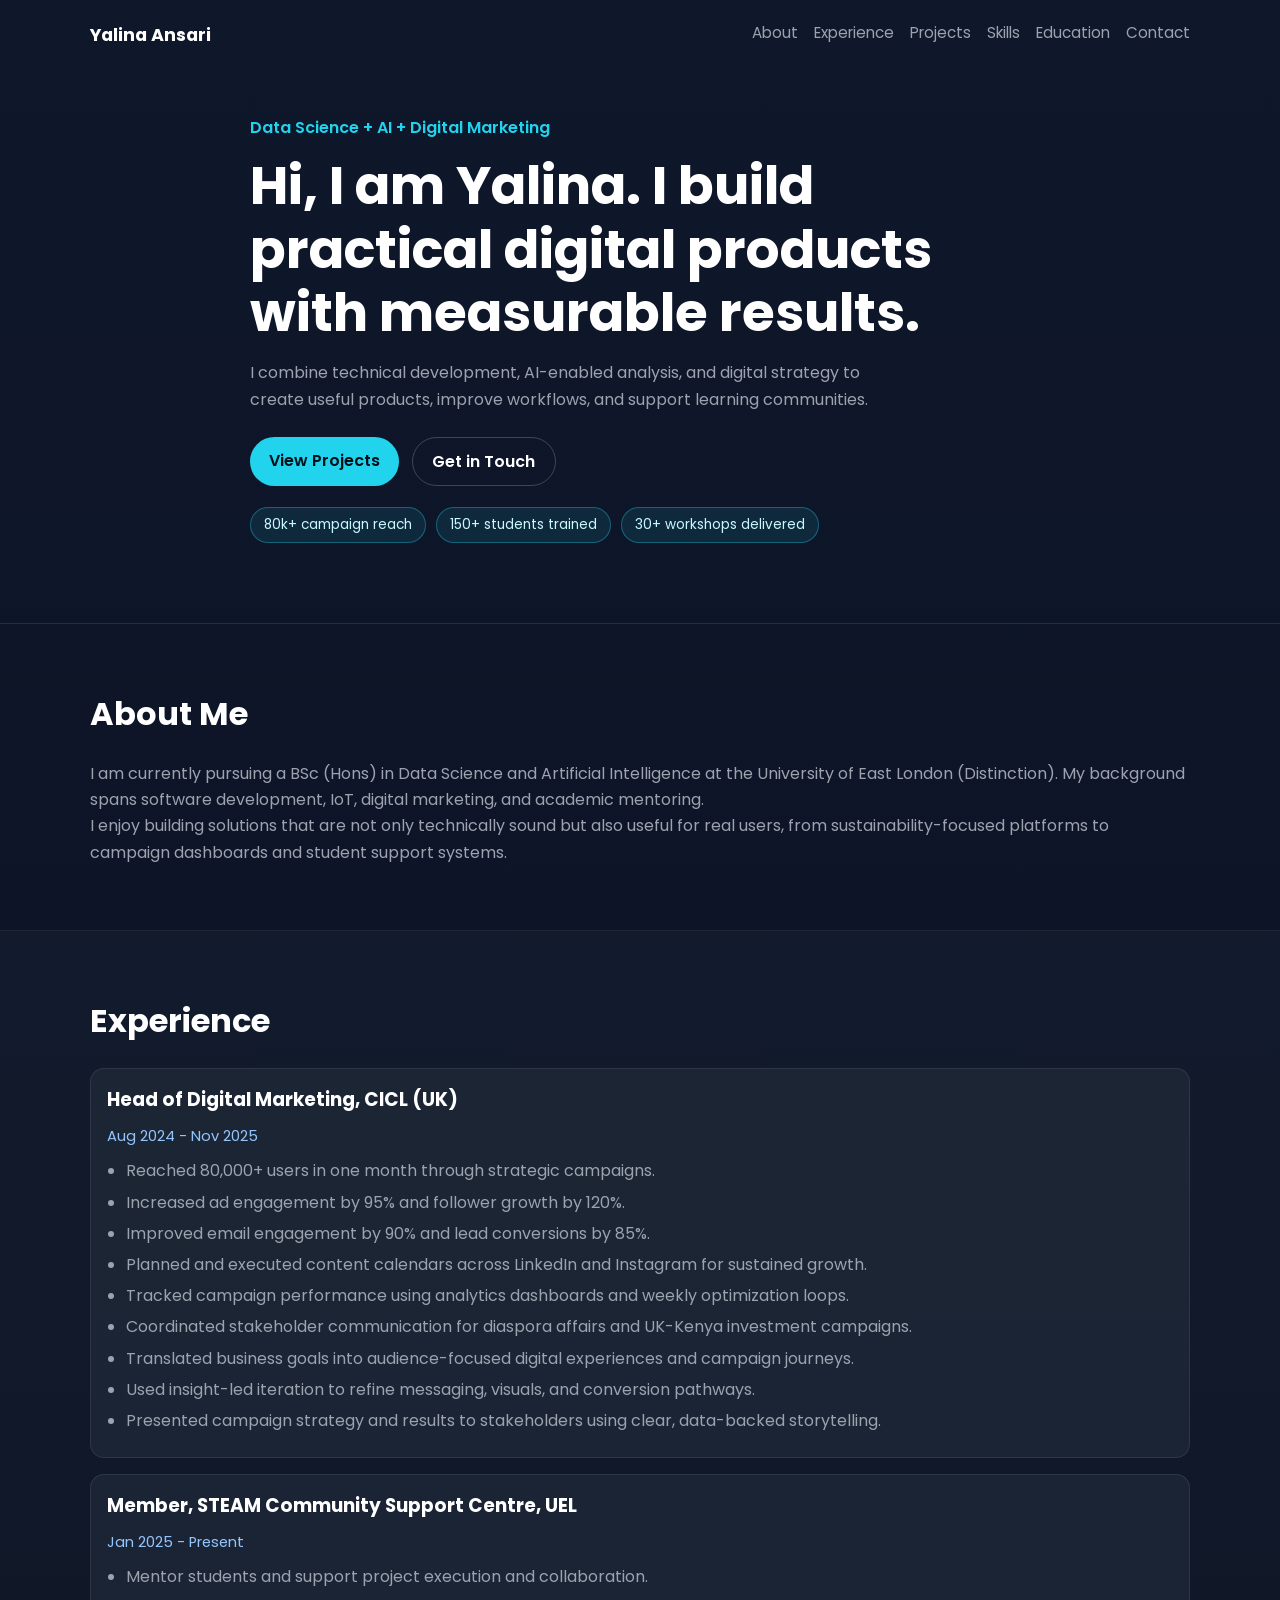
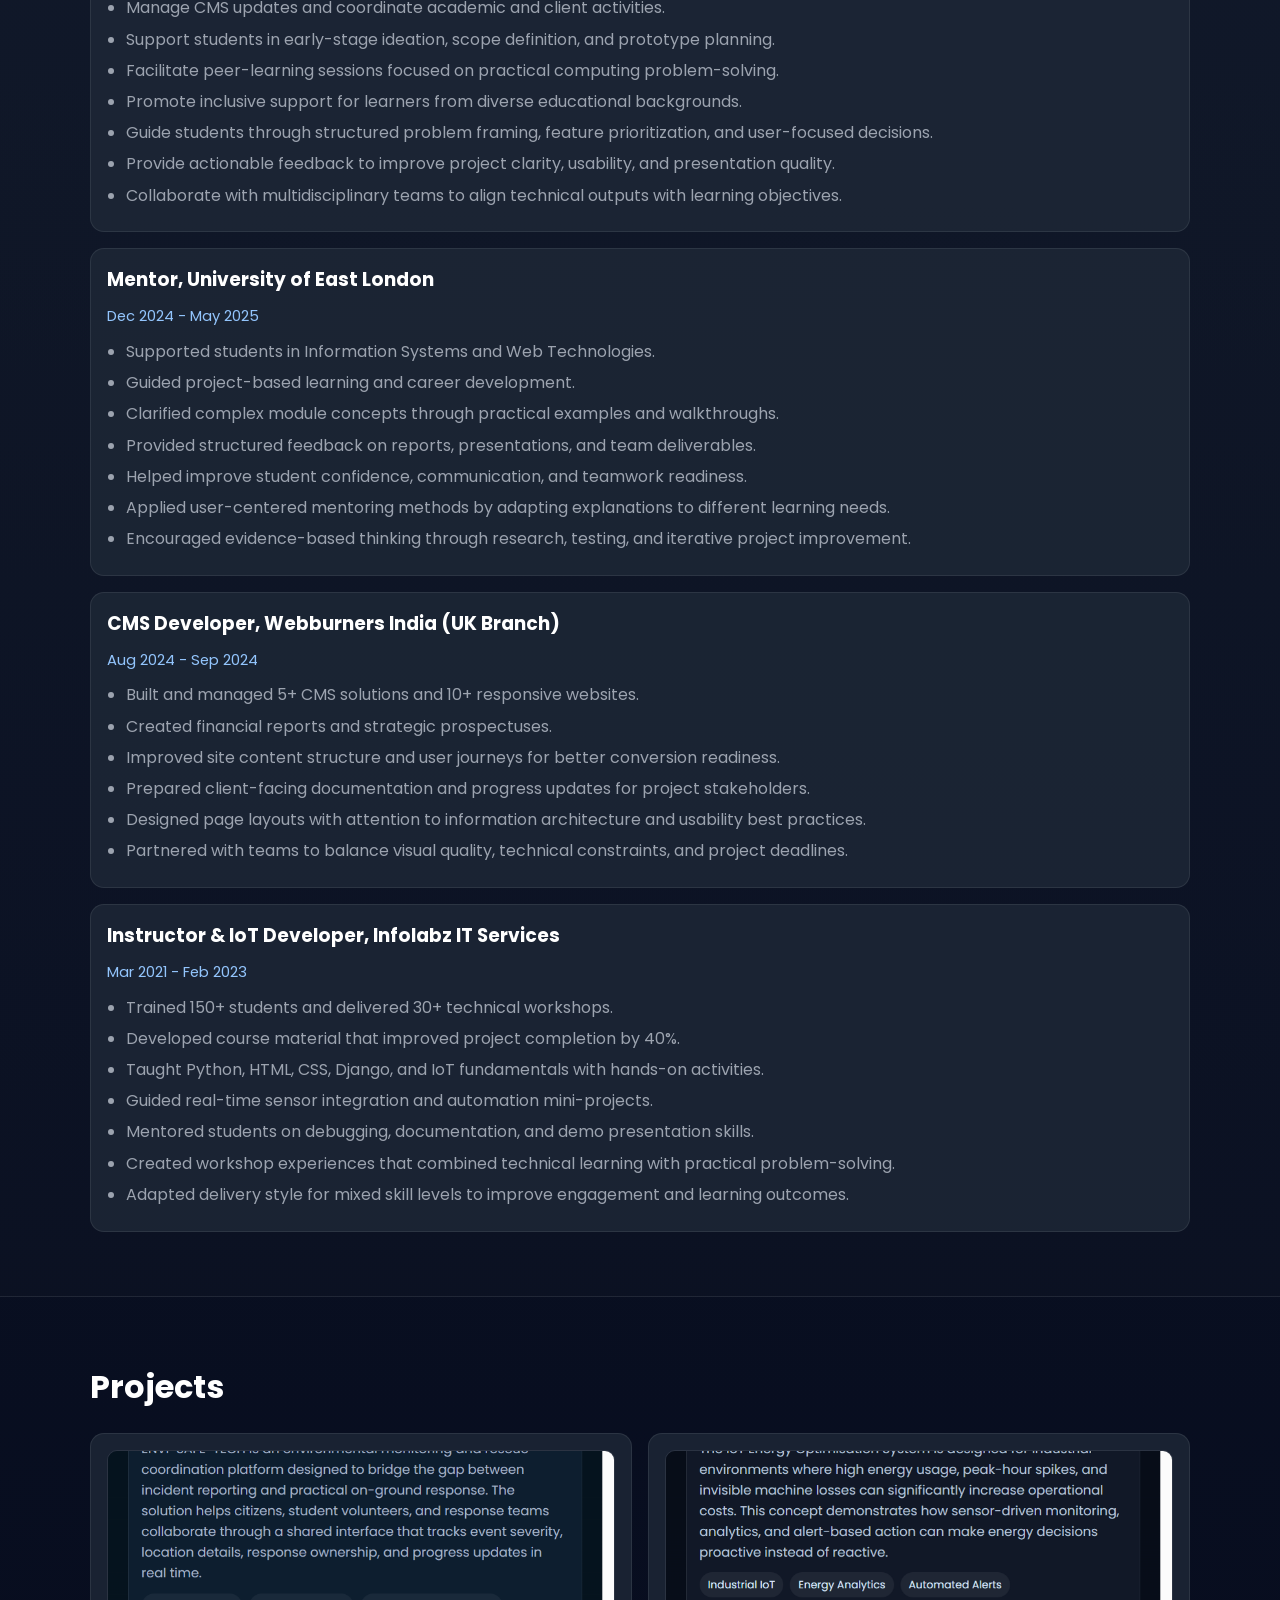
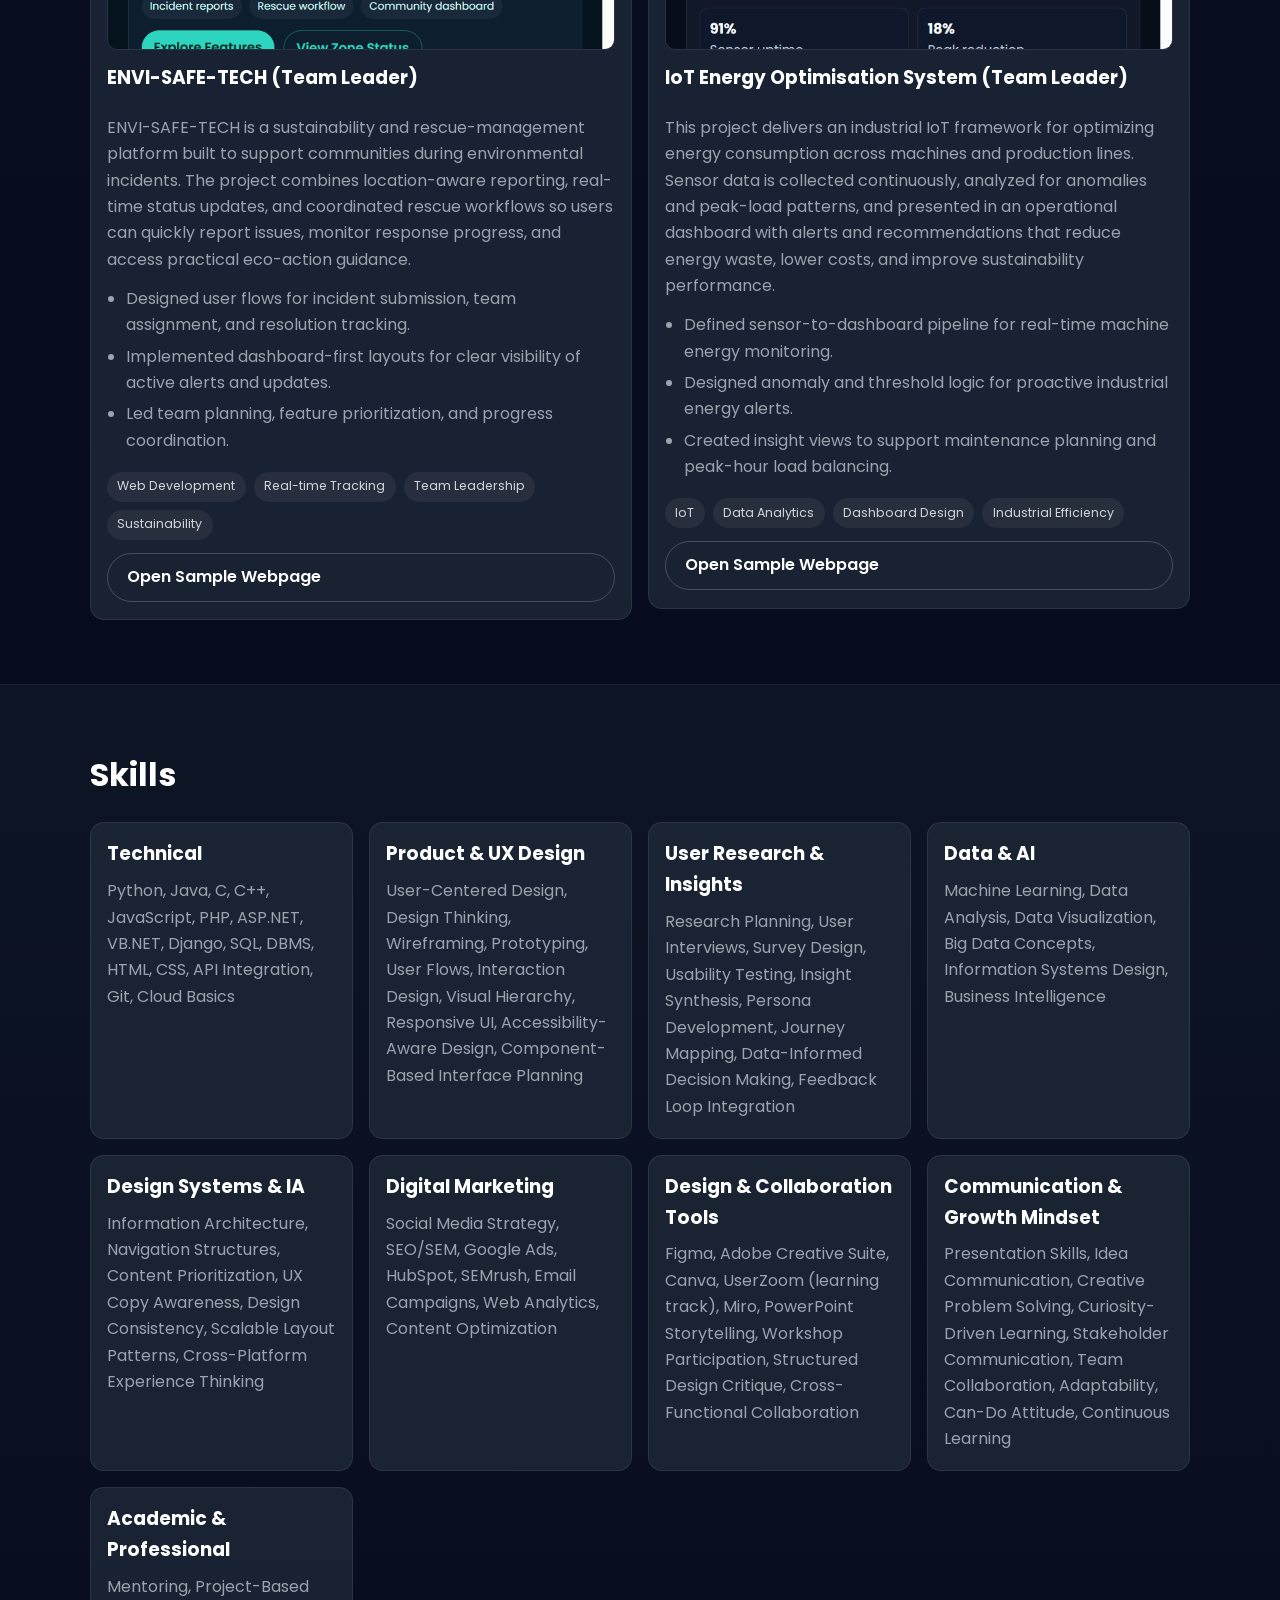
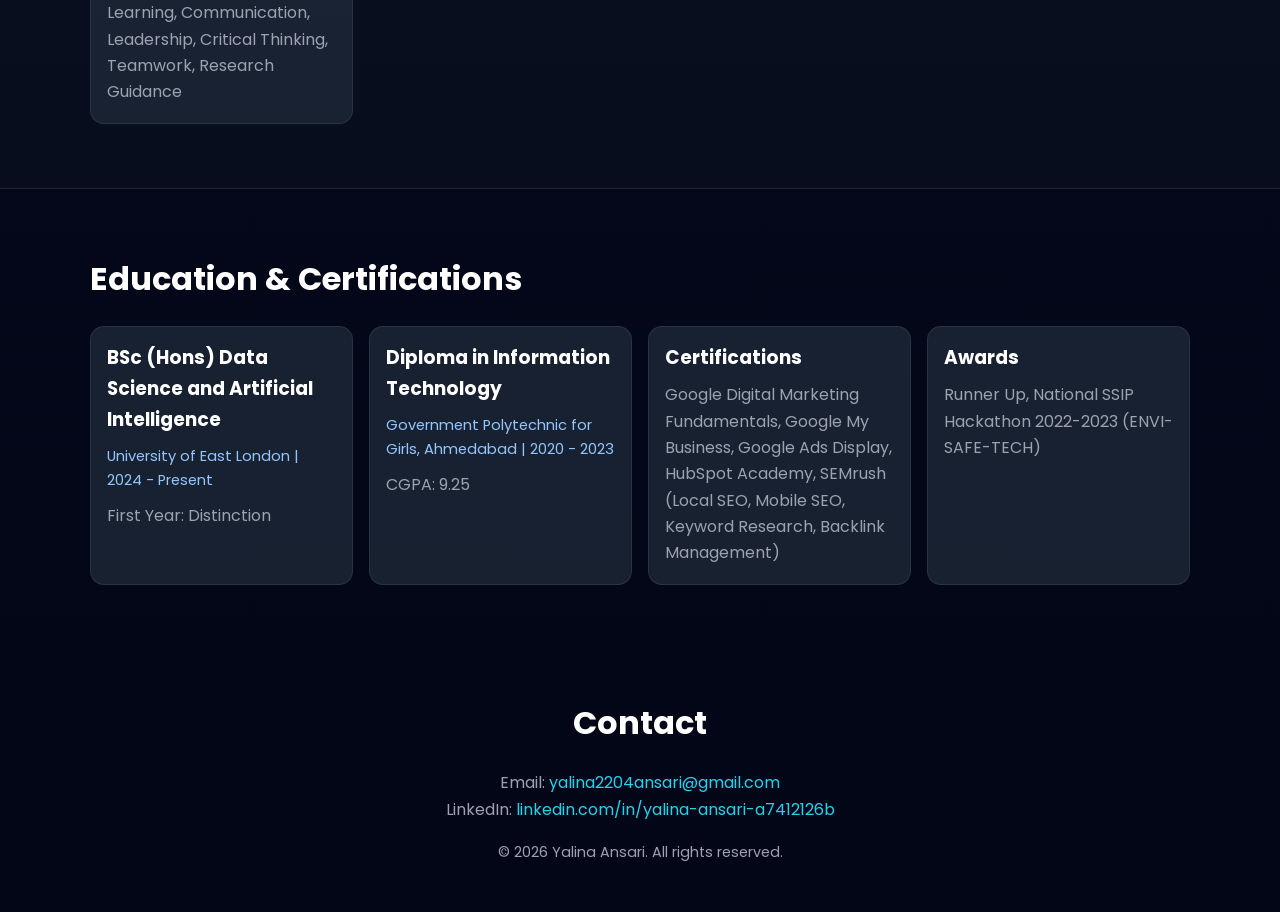
<file: index.html>
<!DOCTYPE html>
<html lang="en">
<head>
  <meta charset="UTF-8" />
  <meta name="viewport" content="width=device-width, initial-scale=1.0" />
  <title>Yalina Ansari | Portfolio</title>
  <meta
    name="description"
    content="Portfolio of Yalina Ansari - Data Science, AI, Digital Marketing, and Web Development."
  />
  <link rel="preconnect" href="https://fonts.googleapis.com" />
  <link rel="preconnect" href="https://fonts.gstatic.com" crossorigin />
  <link
    href="https://fonts.googleapis.com/css2?family=Poppins:wght@300;400;500;600;700&display=swap"
    rel="stylesheet"
  />
  <link rel="stylesheet" href="styles.css" />
</head>
<body>
  <header class="hero">
    <nav class="nav container">
      <div class="brand">Yalina Ansari</div>
      <ul class="nav-links">
        <li><a href="#about">About</a></li>
        <li><a href="#experience">Experience</a></li>
        <li><a href="#projects">Projects</a></li>
        <li><a href="#skills">Skills</a></li>
        <li><a href="#education">Education</a></li>
        <li><a href="#contact">Contact</a></li>
      </ul>
    </nav>

    <div class="hero-content container">
      <p class="eyebrow">Data Science + AI + Digital Marketing</p>
      <h1>Hi, I am Yalina. I build practical digital products with measurable results.</h1>
      <p class="intro">
        I combine technical development, AI-enabled analysis, and digital strategy
        to create useful products, improve workflows, and support learning communities.
      </p>
      <div class="hero-actions">
        <a class="btn btn-primary" href="#projects">View Projects</a>
        <a class="btn btn-outline" href="#contact">Get in Touch</a>
      </div>
      <div class="impact-strip">
        <span>80k+ campaign reach</span>
        <span>150+ students trained</span>
        <span>30+ workshops delivered</span>
      </div>
    </div>
  </header>

  <main>
    <section id="about" class="section container">
      <h2>About Me</h2>
      <p>
        I am currently pursuing a BSc (Hons) in Data Science and Artificial
        Intelligence at the University of East London (Distinction). My background
        spans software development, IoT, digital marketing, and academic mentoring.
      </p>
      <p>
        I enjoy building solutions that are not only technically sound but also
        useful for real users, from sustainability-focused platforms to campaign
        dashboards and student support systems.
      </p>
    </section>

    <section id="experience" class="section section-alt">
      <div class="container">
        <h2>Experience</h2>
        <div class="timeline">
          <article class="card">
            <h3>Head of Digital Marketing, CICL (UK)</h3>
            <p class="meta">Aug 2024 - Nov 2025</p>
            <ul>
              <li>Reached 80,000+ users in one month through strategic campaigns.</li>
              <li>Increased ad engagement by 95% and follower growth by 120%.</li>
              <li>Improved email engagement by 90% and lead conversions by 85%.</li>
              <li>Planned and executed content calendars across LinkedIn and Instagram for sustained growth.</li>
              <li>Tracked campaign performance using analytics dashboards and weekly optimization loops.</li>
              <li>Coordinated stakeholder communication for diaspora affairs and UK-Kenya investment campaigns.</li>
              <li>Translated business goals into audience-focused digital experiences and campaign journeys.</li>
              <li>Used insight-led iteration to refine messaging, visuals, and conversion pathways.</li>
              <li>Presented campaign strategy and results to stakeholders using clear, data-backed storytelling.</li>
            </ul>
          </article>

          <article class="card">
            <h3>Member, STEAM Community Support Centre, UEL</h3>
            <p class="meta">Jan 2025 - Present</p>
            <ul>
              <li>Mentor students and support project execution and collaboration.</li>
              <li>Manage CMS updates and coordinate academic and client activities.</li>
              <li>Support students in early-stage ideation, scope definition, and prototype planning.</li>
              <li>Facilitate peer-learning sessions focused on practical computing problem-solving.</li>
              <li>Promote inclusive support for learners from diverse educational backgrounds.</li>
              <li>Guide students through structured problem framing, feature prioritization, and user-focused decisions.</li>
              <li>Provide actionable feedback to improve project clarity, usability, and presentation quality.</li>
              <li>Collaborate with multidisciplinary teams to align technical outputs with learning objectives.</li>
            </ul>
          </article>

          <article class="card">
            <h3>Mentor, University of East London</h3>
            <p class="meta">Dec 2024 - May 2025</p>
            <ul>
              <li>Supported students in Information Systems and Web Technologies.</li>
              <li>Guided project-based learning and career development.</li>
              <li>Clarified complex module concepts through practical examples and walkthroughs.</li>
              <li>Provided structured feedback on reports, presentations, and team deliverables.</li>
              <li>Helped improve student confidence, communication, and teamwork readiness.</li>
              <li>Applied user-centered mentoring methods by adapting explanations to different learning needs.</li>
              <li>Encouraged evidence-based thinking through research, testing, and iterative project improvement.</li>
            </ul>
          </article>

          <article class="card">
            <h3>CMS Developer, Webburners India (UK Branch)</h3>
            <p class="meta">Aug 2024 - Sep 2024</p>
            <ul>
              <li>Built and managed 5+ CMS solutions and 10+ responsive websites.</li>
              <li>Created financial reports and strategic prospectuses.</li>
              <li>Improved site content structure and user journeys for better conversion readiness.</li>
              <li>Prepared client-facing documentation and progress updates for project stakeholders.</li>
              <li>Designed page layouts with attention to information architecture and usability best practices.</li>
              <li>Partnered with teams to balance visual quality, technical constraints, and project deadlines.</li>
            </ul>
          </article>

          <article class="card">
            <h3>Instructor &amp; IoT Developer, Infolabz IT Services</h3>
            <p class="meta">Mar 2021 - Feb 2023</p>
            <ul>
              <li>Trained 150+ students and delivered 30+ technical workshops.</li>
              <li>Developed course material that improved project completion by 40%.</li>
              <li>Taught Python, HTML, CSS, Django, and IoT fundamentals with hands-on activities.</li>
              <li>Guided real-time sensor integration and automation mini-projects.</li>
              <li>Mentored students on debugging, documentation, and demo presentation skills.</li>
              <li>Created workshop experiences that combined technical learning with practical problem-solving.</li>
              <li>Adapted delivery style for mixed skill levels to improve engagement and learning outcomes.</li>
            </ul>
          </article>
        </div>
      </div>
    </section>

    <section id="projects" class="section container">
      <h2>Projects</h2>
      <div class="grid project-grid">
        <article class="card project-card">
          <img
            class="project-image"
            src="envi-safe-tech-genuine.png"
            alt="Preview of ENVI-SAFE-TECH project webpage"
          />
          <h3>ENVI-SAFE-TECH (Team Leader)</h3>
          <p>
            ENVI-SAFE-TECH is a sustainability and rescue-management platform built
            to support communities during environmental incidents. The project combines
            location-aware reporting, real-time status updates, and coordinated rescue
            workflows so users can quickly report issues, monitor response progress,
            and access practical eco-action guidance.
          </p>
          <ul>
            <li>Designed user flows for incident submission, team assignment, and resolution tracking.</li>
            <li>Implemented dashboard-first layouts for clear visibility of active alerts and updates.</li>
            <li>Led team planning, feature prioritization, and progress coordination.</li>
          </ul>
          <div class="project-tags">
            <span>Web Development</span>
            <span>Real-time Tracking</span>
            <span>Team Leadership</span>
            <span>Sustainability</span>
          </div>
          <a class="btn btn-outline" href="envi-safe-tech.html">Open Sample Webpage</a>
        </article>
        <article class="card project-card">
          <img
            class="project-image"
            src="iot-energy-genuine.png"
            alt="Preview of IoT Energy Optimisation System webpage"
          />
          <h3>IoT Energy Optimisation System (Team Leader)</h3>
          <p>
            This project delivers an industrial IoT framework for optimizing energy
            consumption across machines and production lines. Sensor data is collected
            continuously, analyzed for anomalies and peak-load patterns, and presented
            in an operational dashboard with alerts and recommendations that reduce
            energy waste, lower costs, and improve sustainability performance.
          </p>
          <ul>
            <li>Defined sensor-to-dashboard pipeline for real-time machine energy monitoring.</li>
            <li>Designed anomaly and threshold logic for proactive industrial energy alerts.</li>
            <li>Created insight views to support maintenance planning and peak-hour load balancing.</li>
          </ul>
          <div class="project-tags">
            <span>IoT</span>
            <span>Data Analytics</span>
            <span>Dashboard Design</span>
            <span>Industrial Efficiency</span>
          </div>
          <a class="btn btn-outline" href="iot-energy-optimisation.html">Open Sample Webpage</a>
        </article>
      </div>
    </section>

    <section id="skills" class="section section-alt">
      <div class="container">
        <h2>Skills</h2>
        <div class="skills-grid">
          <article class="card">
            <h3>Technical</h3>
            <p>
              Python, Java, C, C++, JavaScript, PHP, ASP.NET, VB.NET, Django,
              SQL, DBMS, HTML, CSS, API Integration, Git, Cloud Basics
            </p>
          </article>
          <article class="card">
            <h3>Product &amp; UX Design</h3>
            <p>
              User-Centered Design, Design Thinking, Wireframing, Prototyping,
              User Flows, Interaction Design, Visual Hierarchy, Responsive UI,
              Accessibility-Aware Design, Component-Based Interface Planning
            </p>
          </article>
          <article class="card">
            <h3>User Research &amp; Insights</h3>
            <p>
              Research Planning, User Interviews, Survey Design, Usability
              Testing, Insight Synthesis, Persona Development, Journey Mapping,
              Data-Informed Decision Making, Feedback Loop Integration
            </p>
          </article>
          <article class="card">
            <h3>Data &amp; AI</h3>
            <p>
              Machine Learning, Data Analysis, Data Visualization, Big Data
              Concepts, Information Systems Design, Business Intelligence
            </p>
          </article>
          <article class="card">
            <h3>Design Systems &amp; IA</h3>
            <p>
              Information Architecture, Navigation Structures, Content
              Prioritization, UX Copy Awareness, Design Consistency, Scalable
              Layout Patterns, Cross-Platform Experience Thinking
            </p>
          </article>
          <article class="card">
            <h3>Digital Marketing</h3>
            <p>
              Social Media Strategy, SEO/SEM, Google Ads, HubSpot, SEMrush,
              Email Campaigns, Web Analytics, Content Optimization
            </p>
          </article>
          <article class="card">
            <h3>Design &amp; Collaboration Tools</h3>
            <p>
              Figma, Adobe Creative Suite, Canva, UserZoom (learning track),
              Miro, PowerPoint Storytelling, Workshop Participation, Structured
              Design Critique, Cross-Functional Collaboration
            </p>
          </article>
          <article class="card">
            <h3>Communication &amp; Growth Mindset</h3>
            <p>
              Presentation Skills, Idea Communication, Creative Problem Solving,
              Curiosity-Driven Learning, Stakeholder Communication, Team
              Collaboration, Adaptability, Can-Do Attitude, Continuous Learning
            </p>
          </article>
          <article class="card">
            <h3>Academic &amp; Professional</h3>
            <p>
              Mentoring, Project-Based Learning, Communication, Leadership,
              Critical Thinking, Teamwork, Research Guidance
            </p>
          </article>
        </div>
      </div>
    </section>

    <section id="education" class="section container">
      <h2>Education &amp; Certifications</h2>
      <div class="grid">
        <article class="card">
          <h3>BSc (Hons) Data Science and Artificial Intelligence</h3>
          <p class="meta">University of East London | 2024 - Present</p>
          <p>First Year: Distinction</p>
        </article>
        <article class="card">
          <h3>Diploma in Information Technology</h3>
          <p class="meta">Government Polytechnic for Girls, Ahmedabad | 2020 - 2023</p>
          <p>CGPA: 9.25</p>
        </article>
        <article class="card">
          <h3>Certifications</h3>
          <p>
            Google Digital Marketing Fundamentals, Google My Business, Google Ads Display,
            HubSpot Academy, SEMrush (Local SEO, Mobile SEO, Keyword Research, Backlink Management)
          </p>
        </article>
        <article class="card">
          <h3>Awards</h3>
          <p>Runner Up, National SSIP Hackathon 2022-2023 (ENVI-SAFE-TECH)</p>
        </article>
      </div>
    </section>
  </main>

  <footer id="contact" class="footer">
    <div class="container">
      <h2>Contact</h2>
      <p>Email: <a href="mailto:yalina2204ansari@gmail.com">yalina2204ansari@gmail.com</a></p>
      <p>
        LinkedIn:
        <a href="https://www.linkedin.com/in/yalina-ansari-a7412126b" target="_blank" rel="noreferrer">
          linkedin.com/in/yalina-ansari-a7412126b
        </a>
      </p>
      <p class="copyright">© <span id="year"></span> Yalina Ansari. All rights reserved.</p>
    </div>
  </footer>

  <script src="script.js"></script>
</body>
</html>
</file>
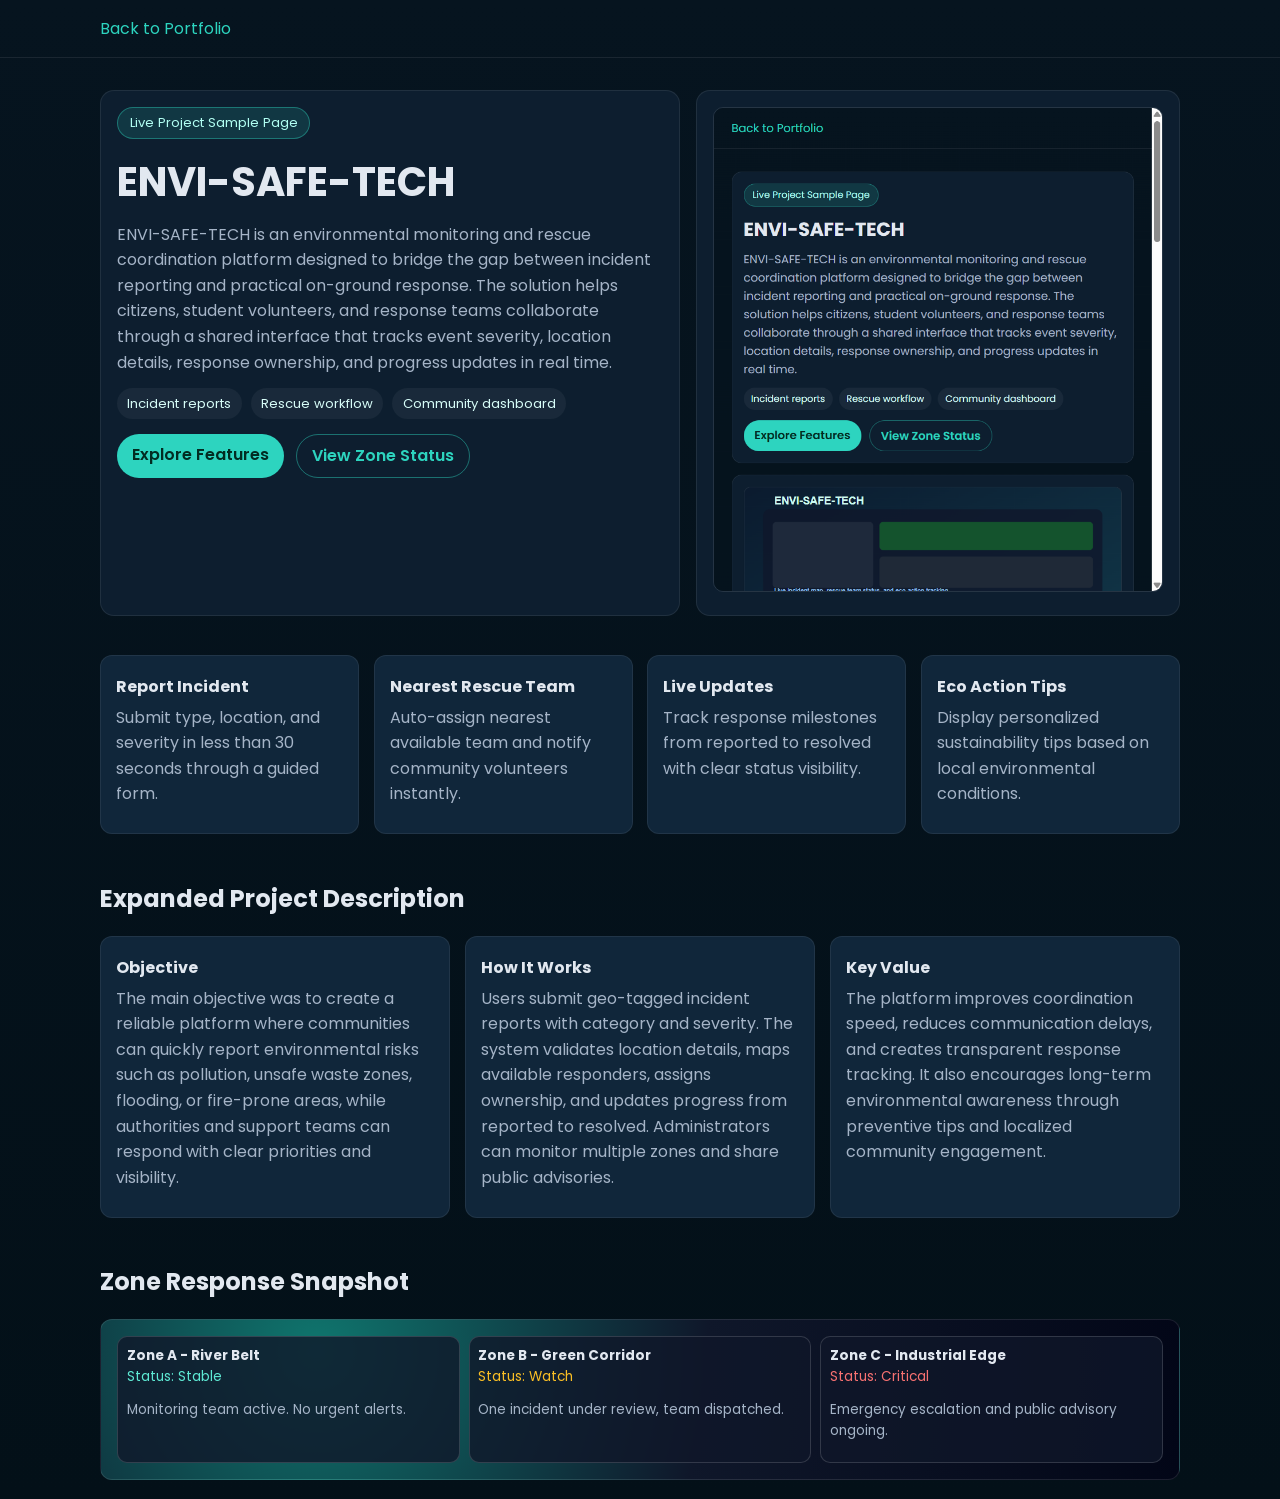
<file: envi-safe-tech.html>
<!DOCTYPE html>
<html lang="en">
<head>
  <meta charset="UTF-8" />
  <meta name="viewport" content="width=device-width, initial-scale=1.0" />
  <title>ENVI-SAFE-TECH | Environmental Response Platform</title>
  <link rel="preconnect" href="https://fonts.googleapis.com" />
  <link rel="preconnect" href="https://fonts.gstatic.com" crossorigin />
  <link
    href="https://fonts.googleapis.com/css2?family=Poppins:wght@300;400;500;600;700&display=swap"
    rel="stylesheet"
  />
  <style>
    :root {
      --bg: #06141f;
      --surface: #0d1e2f;
      --card: #10263a;
      --text: #e2e8f0;
      --muted: #a5b4c7;
      --accent: #2dd4bf;
    }
    * { box-sizing: border-box; }
    body { margin: 0; font-family: "Poppins", sans-serif; background: linear-gradient(180deg, var(--bg), #031018); color: var(--text); }
    .container { width: min(1080px, 92%); margin: 0 auto; }
    .topbar { padding: 1rem 0; border-bottom: 1px solid rgba(255, 255, 255, 0.08); }
    .topbar a { color: var(--accent); text-decoration: none; }
    .hero { padding: 2rem 0; }
    .hero-wrap { display: grid; grid-template-columns: 1.2fr 1fr; gap: 1rem; align-items: stretch; }
    .panel { background: var(--surface); border: 1px solid rgba(255,255,255,.08); border-radius: 14px; padding: 1rem; }
    .badge { display: inline-block; background: rgba(45, 212, 191, .14); border: 1px solid rgba(45, 212, 191, .4); color: #b2fff3; border-radius: 999px; padding: .32rem .72rem; font-size: .82rem; }
    h1 { margin: .8rem 0 .6rem; font-size: clamp(1.45rem, 4.2vw, 2.5rem); }
    p { margin: 0 0 .7rem; color: var(--muted); line-height: 1.6; }
    .stats { display: flex; flex-wrap: wrap; gap: .55rem; margin-top: .8rem; }
    .stats span { background: rgba(255,255,255,.05); padding: .35rem .65rem; border-radius: 999px; font-size: .82rem; color: #d7fdf8; }
    .preview { width: 100%; border-radius: 10px; border: 1px solid rgba(255,255,255,.1); }
    .section { padding: .45rem 0 1.2rem; }
    .grid { display: grid; gap: .9rem; grid-template-columns: repeat(auto-fit, minmax(220px, 1fr)); }
    .card { background: var(--card); border: 1px solid rgba(255,255,255,.07); border-radius: 12px; padding: .95rem; }
    .card h3 { margin: .2rem 0 .35rem; font-size: 1rem; }
    .map {
      margin-top: .4rem;
      border-radius: 12px;
      border: 1px solid rgba(255,255,255,.1);
      padding: 1rem;
      background: radial-gradient(circle at 20% 20%, #0f766e 0%, #0f172a 45%, #020617 100%);
    }
    .map-grid {
      display: grid;
      grid-template-columns: 1fr 1fr 1fr;
      gap: .55rem;
    }
    .zone {
      min-height: 95px;
      border-radius: 10px;
      border: 1px solid rgba(255,255,255,.15);
      background: rgba(15, 23, 42, .8);
      padding: .55rem;
      font-size: .85rem;
    }
    .ok { color: #5eead4; }
    .warn { color: #fbbf24; }
    .danger { color: #f87171; }
    .cta { display: flex; gap: .7rem; flex-wrap: wrap; margin-top: .9rem; }
    .btn { text-decoration: none; font-weight: 600; border-radius: 999px; padding: .55rem .95rem; }
    .btn-primary { background: var(--accent); color: #022c22; }
    .btn-ghost { color: var(--accent); border: 1px solid rgba(45, 212, 191, .45); }
    @media (max-width: 840px) {
      .hero-wrap { grid-template-columns: 1fr; }
      .map-grid { grid-template-columns: 1fr; }
    }
  </style>
</head>
<body>
  <header class="topbar">
    <div class="container"><a href="index.html">Back to Portfolio</a></div>
  </header>

  <main class="container">
    <section class="hero">
      <div class="hero-wrap">
        <div class="panel">
          <span class="badge">Live Project Sample Page</span>
          <h1>ENVI-SAFE-TECH</h1>
          <p>
            ENVI-SAFE-TECH is an environmental monitoring and rescue coordination
            platform designed to bridge the gap between incident reporting and
            practical on-ground response. The solution helps citizens, student
            volunteers, and response teams collaborate through a shared interface
            that tracks event severity, location details, response ownership, and
            progress updates in real time.
          </p>
          <div class="stats">
            <span>Incident reports</span>
            <span>Rescue workflow</span>
            <span>Community dashboard</span>
          </div>
          <div class="cta">
            <a class="btn btn-primary" href="#reporting">Explore Features</a>
            <a class="btn btn-ghost" href="#zones">View Zone Status</a>
          </div>
        </div>
        <div class="panel">
          <img class="preview" src="envi-safe-tech-genuine.png" alt="ENVI-SAFE-TECH interface preview" />
        </div>
      </div>
    </section>

    <section id="reporting" class="section">
      <div class="grid">
        <article class="card">
          <h3>Report Incident</h3>
          <p>Submit type, location, and severity in less than 30 seconds through a guided form.</p>
        </article>
        <article class="card">
          <h3>Nearest Rescue Team</h3>
          <p>Auto-assign nearest available team and notify community volunteers instantly.</p>
        </article>
        <article class="card">
          <h3>Live Updates</h3>
          <p>Track response milestones from reported to resolved with clear status visibility.</p>
        </article>
        <article class="card">
          <h3>Eco Action Tips</h3>
          <p>Display personalized sustainability tips based on local environmental conditions.</p>
        </article>
      </div>
    </section>

    <section class="section">
      <h2>Expanded Project Description</h2>
      <div class="grid">
        <article class="card">
          <h3>Objective</h3>
          <p>
            The main objective was to create a reliable platform where communities
            can quickly report environmental risks such as pollution, unsafe waste
            zones, flooding, or fire-prone areas, while authorities and support
            teams can respond with clear priorities and visibility.
          </p>
        </article>
        <article class="card">
          <h3>How It Works</h3>
          <p>
            Users submit geo-tagged incident reports with category and severity.
            The system validates location details, maps available responders,
            assigns ownership, and updates progress from reported to resolved.
            Administrators can monitor multiple zones and share public advisories.
          </p>
        </article>
        <article class="card">
          <h3>Key Value</h3>
          <p>
            The platform improves coordination speed, reduces communication delays,
            and creates transparent response tracking. It also encourages long-term
            environmental awareness through preventive tips and localized community engagement.
          </p>
        </article>
      </div>
    </section>

    <section id="zones" class="section">
      <h2>Zone Response Snapshot</h2>
      <div class="map">
        <div class="map-grid">
          <article class="zone">
            <strong>Zone A - River Belt</strong>
            <p class="ok">Status: Stable</p>
            <p>Monitoring team active. No urgent alerts.</p>
          </article>
          <article class="zone">
            <strong>Zone B - Green Corridor</strong>
            <p class="warn">Status: Watch</p>
            <p>One incident under review, team dispatched.</p>
          </article>
          <article class="zone">
            <strong>Zone C - Industrial Edge</strong>
            <p class="danger">Status: Critical</p>
            <p>Emergency escalation and public advisory ongoing.</p>
          </article>
        </div>
      </div>
    </section>
  </main>
</body>
</html>
</file>
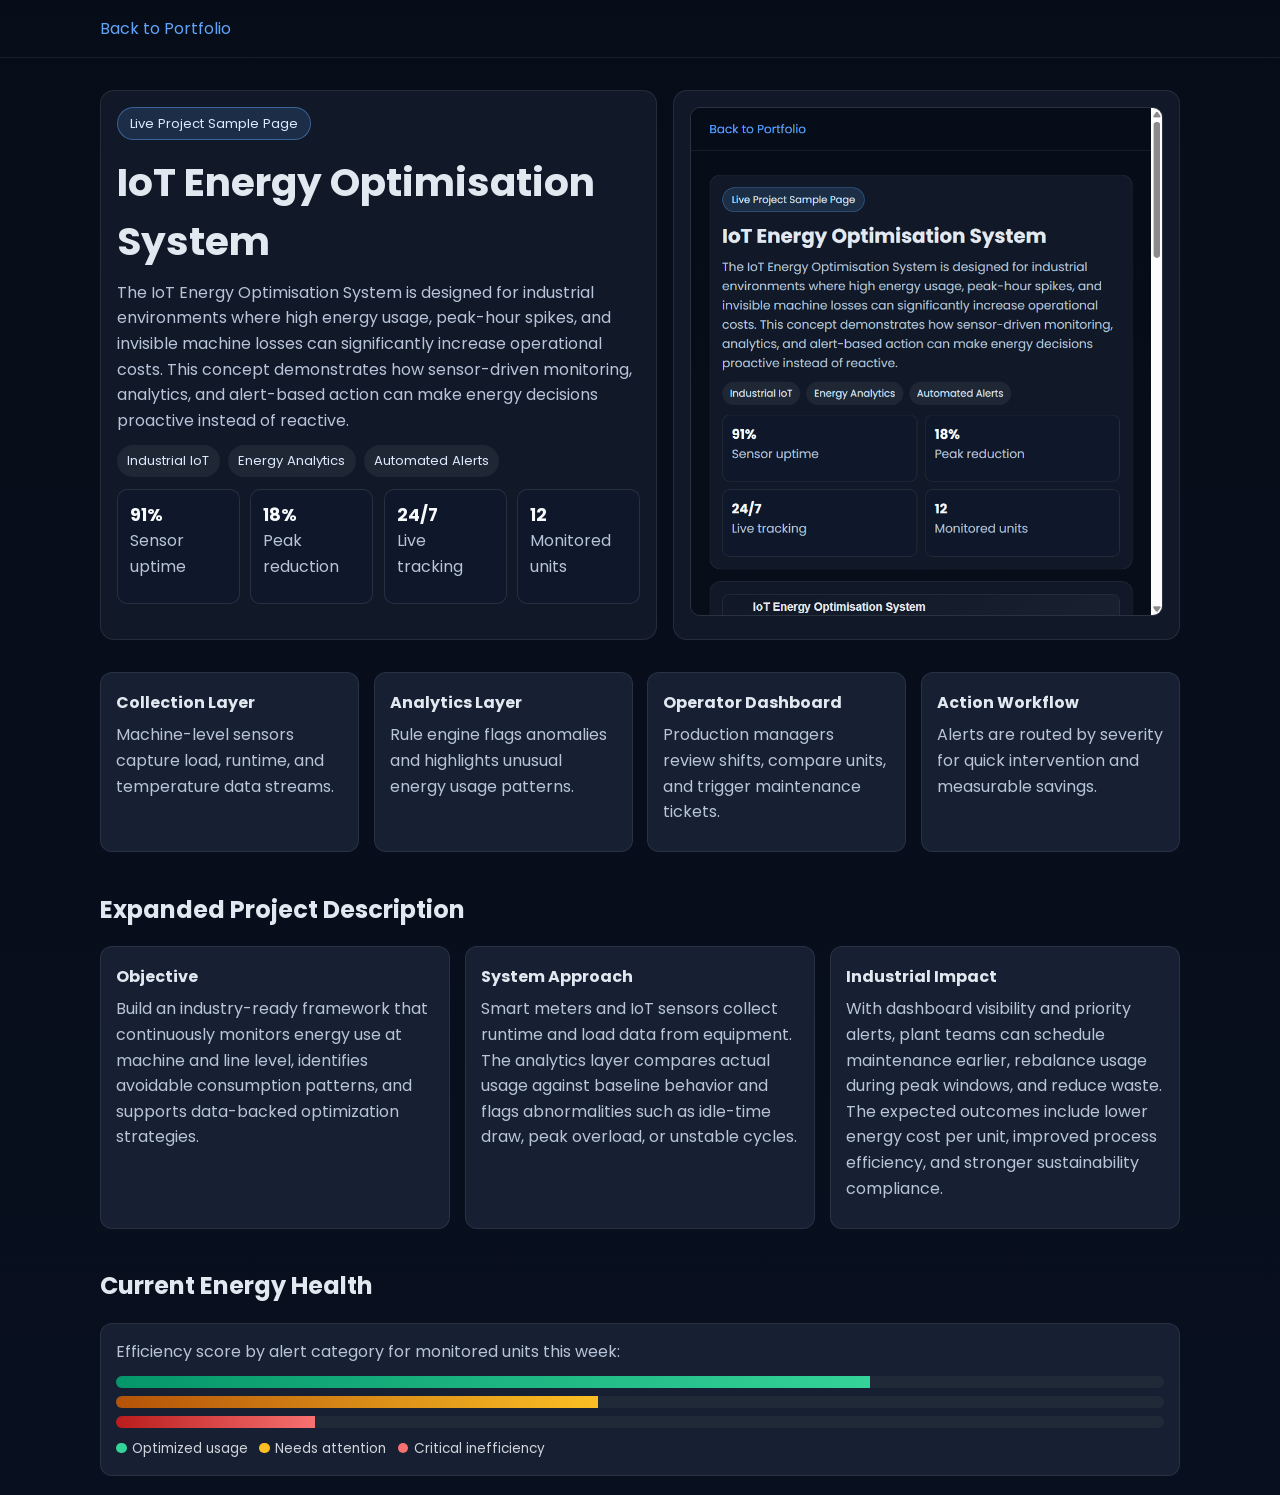
<file: iot-energy-optimisation.html>
<!DOCTYPE html>
<html lang="en">
<head>
  <meta charset="UTF-8" />
  <meta name="viewport" content="width=device-width, initial-scale=1.0" />
  <title>IoT Energy Optimisation | Smart Factory Monitor</title>
  <link rel="preconnect" href="https://fonts.googleapis.com" />
  <link rel="preconnect" href="https://fonts.gstatic.com" crossorigin />
  <link
    href="https://fonts.googleapis.com/css2?family=Poppins:wght@300;400;500;600;700&display=swap"
    rel="stylesheet"
  />
  <style>
    :root {
      --bg: #080f1e;
      --surface: #111827;
      --card: #172033;
      --text: #e2e8f0;
      --muted: #b7c4d9;
      --accent: #60a5fa;
      --ok: #34d399;
      --warn: #fbbf24;
      --risk: #f87171;
    }
    * { box-sizing: border-box; }
    body { margin: 0; font-family: "Poppins", sans-serif; background: linear-gradient(180deg, #070d18, var(--bg)); color: var(--text); }
    .container { width: min(1080px, 92%); margin: 0 auto; }
    .topbar { padding: 1rem 0; border-bottom: 1px solid rgba(255,255,255,.08); }
    .topbar a { color: var(--accent); text-decoration: none; }
    .hero { padding: 2rem 0; }
    .hero-grid { display: grid; grid-template-columns: 1.1fr 1fr; gap: 1rem; }
    .panel { background: var(--surface); border: 1px solid rgba(255,255,255,.09); border-radius: 14px; padding: 1rem; }
    .badge { display: inline-block; border-radius: 999px; padding: .35rem .75rem; font-size: .82rem; background: rgba(96,165,250,.15); border: 1px solid rgba(96,165,250,.45); color: #dbeafe; }
    h1 { margin: .8rem 0 .55rem; font-size: clamp(1.45rem, 4.2vw, 2.45rem); }
    p { margin: 0 0 .72rem; color: var(--muted); line-height: 1.6; }
    .chips { display: flex; gap: .5rem; flex-wrap: wrap; margin-top: .75rem; }
    .chips span { font-size: .82rem; background: rgba(255,255,255,.06); border-radius: 999px; padding: .35rem .65rem; color: #dbeafe; }
    .preview { width: 100%; border-radius: 10px; border: 1px solid rgba(255,255,255,.11); }
    .section { padding-bottom: 1.2rem; }
    .grid { display: grid; gap: .9rem; grid-template-columns: repeat(auto-fit, minmax(220px, 1fr)); }
    .card { background: var(--card); border: 1px solid rgba(255,255,255,.08); border-radius: 12px; padding: .95rem; }
    .card h3 { margin: .1rem 0 .45rem; font-size: 1rem; }
    .kpi { display: grid; grid-template-columns: repeat(4, minmax(120px, 1fr)); gap: .65rem; margin-top: .8rem; }
    .kpi article { background: #0f172a; border: 1px solid rgba(255,255,255,.1); border-radius: 10px; padding: .75rem; }
    .kpi strong { display: block; font-size: 1.1rem; color: #f8fafc; }
    .meter { margin-top: .5rem; height: 12px; background: #1f2937; border-radius: 999px; overflow: hidden; }
    .bar-ok { height: 100%; width: 72%; background: linear-gradient(90deg, #059669, #34d399); }
    .bar-warn { height: 100%; width: 46%; background: linear-gradient(90deg, #b45309, #fbbf24); }
    .bar-risk { height: 100%; width: 19%; background: linear-gradient(90deg, #b91c1c, #f87171); }
    .legend { display: flex; gap: .7rem; flex-wrap: wrap; margin-top: .7rem; font-size: .85rem; color: #d1d5db; }
    .dot { display: inline-block; width: .65rem; height: .65rem; border-radius: 50%; margin-right: .35rem; }
    .dot-ok { background: var(--ok); }
    .dot-warn { background: var(--warn); }
    .dot-risk { background: var(--risk); }
    @media (max-width: 860px) {
      .hero-grid { grid-template-columns: 1fr; }
      .kpi { grid-template-columns: repeat(2, minmax(120px, 1fr)); }
    }
  </style>
</head>
<body>
  <header class="topbar">
    <div class="container"><a href="index.html">Back to Portfolio</a></div>
  </header>

  <main class="container">
    <section class="hero">
      <div class="hero-grid">
        <div class="panel">
          <span class="badge">Live Project Sample Page</span>
          <h1>IoT Energy Optimisation System</h1>
          <p>
            The IoT Energy Optimisation System is designed for industrial environments
            where high energy usage, peak-hour spikes, and invisible machine losses
            can significantly increase operational costs. This concept demonstrates
            how sensor-driven monitoring, analytics, and alert-based action can make
            energy decisions proactive instead of reactive.
          </p>
          <div class="chips">
            <span>Industrial IoT</span>
            <span>Energy Analytics</span>
            <span>Automated Alerts</span>
          </div>
          <section class="kpi">
            <article><strong>91%</strong><p>Sensor uptime</p></article>
            <article><strong>18%</strong><p>Peak reduction</p></article>
            <article><strong>24/7</strong><p>Live tracking</p></article>
            <article><strong>12</strong><p>Monitored units</p></article>
          </section>
        </div>
        <div class="panel">
          <img class="preview" src="iot-energy-genuine.png" alt="IoT energy platform preview" />
        </div>
      </div>
    </section>

    <section class="section">
      <div class="grid">
        <article class="card">
          <h3>Collection Layer</h3>
          <p>Machine-level sensors capture load, runtime, and temperature data streams.</p>
        </article>
        <article class="card">
          <h3>Analytics Layer</h3>
          <p>Rule engine flags anomalies and highlights unusual energy usage patterns.</p>
        </article>
        <article class="card">
          <h3>Operator Dashboard</h3>
          <p>Production managers review shifts, compare units, and trigger maintenance tickets.</p>
        </article>
        <article class="card">
          <h3>Action Workflow</h3>
          <p>Alerts are routed by severity for quick intervention and measurable savings.</p>
        </article>
      </div>
    </section>

    <section class="section">
      <h2>Expanded Project Description</h2>
      <div class="grid">
        <article class="card">
          <h3>Objective</h3>
          <p>
            Build an industry-ready framework that continuously monitors energy use
            at machine and line level, identifies avoidable consumption patterns,
            and supports data-backed optimization strategies.
          </p>
        </article>
        <article class="card">
          <h3>System Approach</h3>
          <p>
            Smart meters and IoT sensors collect runtime and load data from equipment.
            The analytics layer compares actual usage against baseline behavior and
            flags abnormalities such as idle-time draw, peak overload, or unstable cycles.
          </p>
        </article>
        <article class="card">
          <h3>Industrial Impact</h3>
          <p>
            With dashboard visibility and priority alerts, plant teams can schedule
            maintenance earlier, rebalance usage during peak windows, and reduce
            waste. The expected outcomes include lower energy cost per unit,
            improved process efficiency, and stronger sustainability compliance.
          </p>
        </article>
      </div>
    </section>

    <section class="section">
      <h2>Current Energy Health</h2>
      <div class="card">
        <p>Efficiency score by alert category for monitored units this week:</p>
        <div class="meter"><div class="bar-ok"></div></div>
        <div class="meter"><div class="bar-warn"></div></div>
        <div class="meter"><div class="bar-risk"></div></div>
        <div class="legend">
          <span><i class="dot dot-ok"></i>Optimized usage</span>
          <span><i class="dot dot-warn"></i>Needs attention</span>
          <span><i class="dot dot-risk"></i>Critical inefficiency</span>
        </div>
      </div>
    </section>
  </main>
</body>
</html>
</file>
<file: styles.css>
:root {
  --bg: #0f172a;
  --bg-soft: #111827;
  --card: #1f2937;
  --text: #e5e7eb;
  --muted: #9ca3af;
  --accent: #22d3ee;
  --accent-strong: #06b6d4;
  --white: #ffffff;
}

* {
  box-sizing: border-box;
  margin: 0;
  padding: 0;
}

html {
  scroll-behavior: smooth;
}

body {
  font-family: "Poppins", sans-serif;
  background: linear-gradient(180deg, var(--bg) 0%, #020617 100%);
  color: var(--text);
  line-height: 1.65;
}

.container {
  width: min(1100px, 92%);
  margin-inline: auto;
}

.hero {
  padding: 1.25rem 0 5rem;
  border-bottom: 1px solid rgba(255, 255, 255, 0.1);
}

.nav {
  display: flex;
  justify-content: space-between;
  align-items: center;
  gap: 1rem;
  margin-bottom: 4rem;
}

.brand {
  font-size: 1.1rem;
  font-weight: 700;
  color: var(--white);
}

.nav-links {
  list-style: none;
  display: flex;
  flex-wrap: wrap;
  gap: 1rem;
}

.nav-links a {
  color: var(--muted);
  text-decoration: none;
  font-size: 0.95rem;
}

.nav-links a:hover {
  color: var(--accent);
}

.hero-content {
  max-width: 780px;
}

.eyebrow {
  color: var(--accent);
  font-weight: 600;
  margin-bottom: 0.8rem;
}

h1 {
  font-size: clamp(1.8rem, 4.8vw, 3.3rem);
  line-height: 1.2;
  margin-bottom: 1rem;
  color: var(--white);
}

.intro {
  color: var(--muted);
  max-width: 65ch;
}

.hero-actions {
  display: flex;
  flex-wrap: wrap;
  gap: 0.8rem;
  margin-top: 1.5rem;
}

.impact-strip {
  margin-top: 1.3rem;
  display: flex;
  flex-wrap: wrap;
  gap: 0.65rem;
}

.impact-strip span {
  border: 1px solid rgba(34, 211, 238, 0.35);
  background: rgba(34, 211, 238, 0.1);
  color: #c8f9ff;
  border-radius: 999px;
  padding: 0.35rem 0.8rem;
  font-size: 0.85rem;
}

.btn {
  display: inline-block;
  padding: 0.65rem 1.2rem;
  border-radius: 999px;
  text-decoration: none;
  font-weight: 600;
  transition: all 0.2s ease;
}

.btn-primary {
  background: var(--accent);
  color: #001018;
}

.btn-primary:hover {
  background: var(--accent-strong);
}

.btn-outline {
  border: 1px solid rgba(255, 255, 255, 0.2);
  color: var(--white);
}

.btn-outline:hover {
  border-color: var(--accent);
  color: var(--accent);
}

.section {
  padding: 4rem 0;
}

.section-alt {
  background: linear-gradient(180deg, rgba(31, 41, 55, 0.3), rgba(17, 24, 39, 0.3));
  border-top: 1px solid rgba(255, 255, 255, 0.07);
  border-bottom: 1px solid rgba(255, 255, 255, 0.07);
}

h2 {
  font-size: clamp(1.3rem, 3vw, 2rem);
  color: var(--white);
  margin-bottom: 1.25rem;
}

p {
  color: var(--muted);
}

.timeline,
.grid,
.skills-grid {
  display: grid;
  gap: 1rem;
}

.grid {
  grid-template-columns: repeat(auto-fit, minmax(250px, 1fr));
}

.skills-grid {
  grid-template-columns: repeat(auto-fit, minmax(220px, 1fr));
}

.card {
  background: rgba(31, 41, 55, 0.8);
  border: 1px solid rgba(255, 255, 255, 0.08);
  border-radius: 14px;
  padding: 1rem 1rem 1.1rem;
}

.project-grid {
  align-items: start;
}

.project-card {
  display: flex;
  flex-direction: column;
  gap: 0.8rem;
}

.project-image {
  width: 100%;
  height: 200px;
  object-fit: cover;
  border-radius: 10px;
  border: 1px solid rgba(255, 255, 255, 0.08);
}

.project-tags {
  display: flex;
  flex-wrap: wrap;
  gap: 0.5rem;
}

.project-tags span {
  font-size: 0.78rem;
  border-radius: 999px;
  padding: 0.3rem 0.65rem;
  background: rgba(255, 255, 255, 0.06);
  color: #d1d5db;
}

.card h3 {
  color: var(--white);
  margin-bottom: 0.5rem;
}

.meta {
  color: #93c5fd;
  font-size: 0.92rem;
  margin-bottom: 0.65rem;
}

ul {
  padding-left: 1.2rem;
}

li {
  color: var(--muted);
  margin-bottom: 0.3rem;
}

.footer {
  padding: 3rem 0;
  text-align: center;
}

.footer a {
  color: var(--accent);
  text-decoration: none;
}

.footer a:hover {
  text-decoration: underline;
}

.copyright {
  margin-top: 1.1rem;
  font-size: 0.9rem;
}

@media (max-width: 760px) {
  .nav {
    flex-direction: column;
    align-items: flex-start;
    margin-bottom: 2.4rem;
  }

  .project-image {
    height: 170px;
  }
}
</file>
